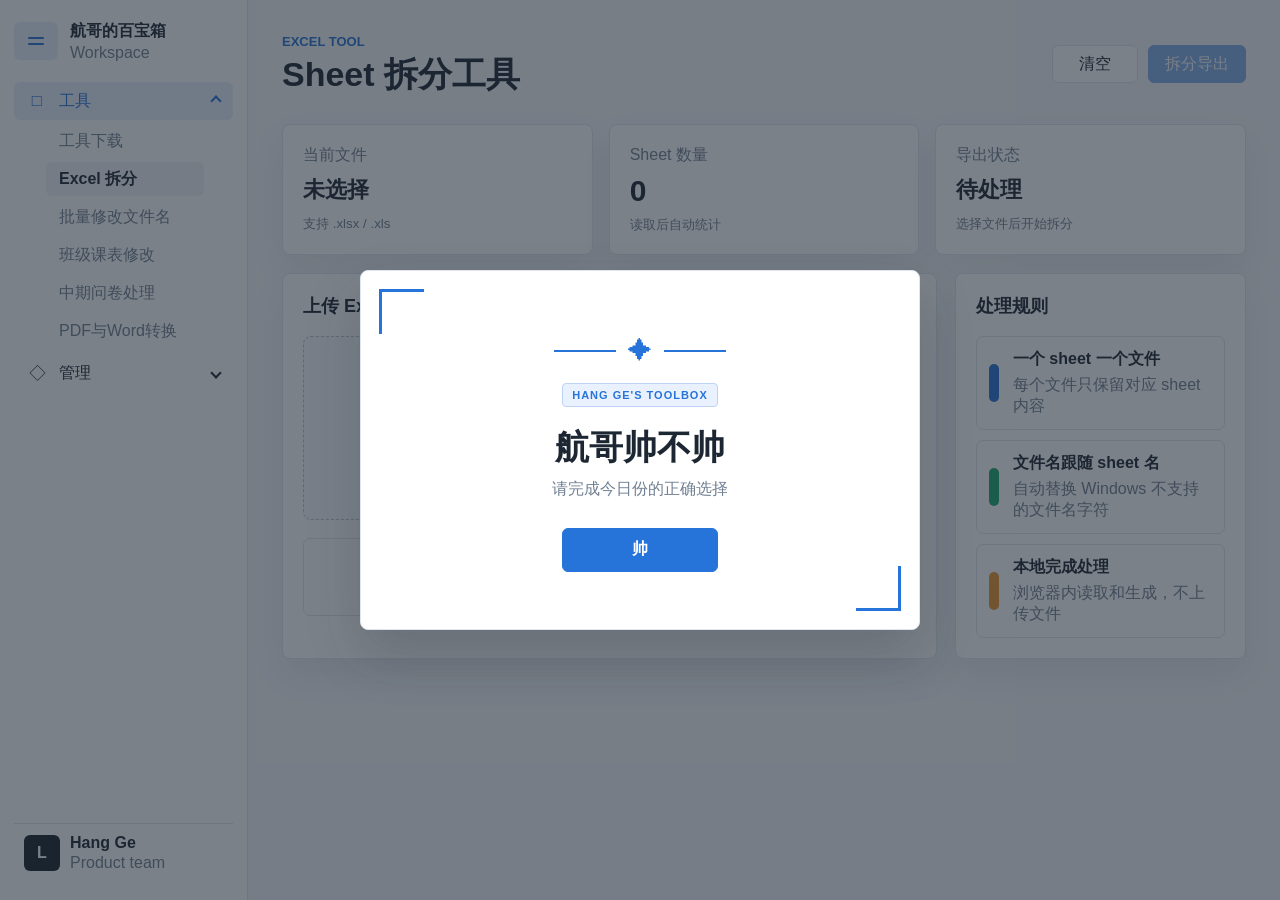
<file: index.html>
<!DOCTYPE html>
<html lang="zh-CN">
  <head>
    <meta charset="UTF-8" />
    <meta name="viewport" content="width=device-width, initial-scale=1.0" />
    <title>航哥的百宝箱</title>
    <link rel="stylesheet" crossorigin href="/assets/main-U2_Eaeyk.css">
  </head>
  <body>
    <div class="entry-gate" id="entryGate" role="dialog" aria-modal="true" aria-labelledby="entryGateTitle">
      <div class="entry-gate-dialog">
        <div class="entry-gate-decoration" aria-hidden="true">
          <span class="entry-line"></span>
          <span class="entry-star">✦</span>
          <span class="entry-line"></span>
        </div>
        <span class="entry-gate-badge">HANG GE'S TOOLBOX</span>
        <h2 id="entryGateTitle">航哥帅不帅</h2>
        <p>请完成今日份的正确选择</p>
        <button id="entryGateButton" class="primary" type="button" onclick="document.getElementById('entryGate').classList.add('unlocked')">帅</button>
      </div>
    </div>

    <aside class="tabs" data-collapsed="false">
      <div class="brand">
        <button class="collapse-button" type="button" aria-label="折叠页签" aria-expanded="true">
          <span class="collapse-icon" aria-hidden="true"></span>
        </button>
        <div class="brand-text">
          <strong>航哥的百宝箱</strong>
          <span>Workspace</span>
        </div>
      </div>

      <nav class="tab-list" aria-label="主导航">
        <section class="tab-group open">
          <button class="tab-item group-toggle" type="button" aria-expanded="true">
            <span class="tab-icon" aria-hidden="true">□</span>
            <span class="tab-label">工具</span>
            <span class="chevron" aria-hidden="true"></span>
          </button>
          <div class="sub-tabs">
            <button class="sub-tab" type="button" data-view="tool-download">工具下载</button>
            <button class="sub-tab active" type="button" data-view="excel-split">Excel 拆分</button>
            <button class="sub-tab" type="button" data-view="file-rename">批量修改文件名</button>
            <button class="sub-tab" type="button" data-view="schedule-modify">班级课表修改</button>
            <button class="sub-tab" type="button" data-view="midterm-survey">中期问卷处理</button>
            <button class="sub-tab" type="button" data-view="pdf-word-convert">PDF与Word转换</button>
          </div>
        </section>

        <section class="tab-group">
          <button class="tab-item group-toggle" type="button" aria-expanded="false">
            <span class="tab-icon" aria-hidden="true">◇</span>
            <span class="tab-label">管理</span>
            <span class="chevron" aria-hidden="true"></span>
          </button>
          <div class="sub-tabs">
            <button class="sub-tab" type="button" data-view="edu-manage">教务管理</button>
            <button class="sub-tab" type="button" data-view="exam-manage">考试管理</button>
            <button class="sub-tab" type="button" data-view="teacher-contacts">教师联系方式</button>
          </div>
        </section>
      </nav>

      <div class="account">
        <div class="avatar" aria-hidden="true">L</div>
        <div class="account-text">
          <strong>Hang Ge</strong>
          <span>Product team</span>
        </div>
      </div>
    </aside>

    <main class="page">
      <header class="topbar">
        <div>
          <p class="eyebrow" id="pageEyebrow">Excel Tool</p>
          <h1 id="pageTitle">Sheet 拆分工具</h1>
        </div>
        <div class="actions view-actions active" id="excelActions">
          <button id="clearButton" type="button">清空</button>
          <button id="splitButton" class="primary" type="button" disabled>拆分导出</button>
        </div>
        <div class="actions view-actions" id="renameActions">
          <button id="renameClearButton" type="button">清空</button>
          <button id="renameButton" class="primary" type="button" disabled>开始改名</button>
        </div>
        <div class="actions view-actions" id="scheduleActions">
          <button id="scheduleClearButton" type="button">清空</button>
          <button id="scheduleExportButton" class="primary" type="button" disabled>生成修改版</button>
        </div>
        <div class="actions view-actions" id="surveyActions">
          <button id="surveyClearButton" type="button">清空</button>
          <button id="surveyExportButton" class="primary" type="button" disabled>处理并导出</button>
        </div>
        <div class="actions view-actions" id="convertActions">
          <button id="convertClearButton" type="button">清空</button>
          <button id="convertButton" class="primary" type="button" disabled>开始转换</button>
        </div>
        <div class="actions view-actions" id="contactsActions">
          <button id="contactsClearButton" type="button">清空通讯录</button>
        </div>
        <div class="actions view-actions" id="autoSchedulerActions">
          <span class="download-platform">Windows 工具</span>
        </div>
      </header>

      <div id="autoSchedulerView" class="view">
        <section class="download-intro">
          <p class="eyebrow">DOWNLOAD CENTER</p>
          <h2>常用工具下载</h2>
          <p>选择需要的工具，验证下载密码后前往123云盘获取。</p>
        </section>
        <section class="download-grid" aria-label="工具下载列表">
          <article class="download-card">
            <div class="download-card-icon" aria-hidden="true">排</div>
            <div class="download-card-body">
              <div class="download-card-title"><h3>航哥排课神器</h3><span>Windows</span></div>
              <p>读取学校教师安排表，配置固定课与禁排规则，自动生成班级课表和教师课表。</p>
              <ul><li>自动排正课和晚辅</li><li>支持单双周与固定课程</li><li>支持 Excel 结果导出</li></ul>
            </div>
            <button id="schedulerDownloadButton" class="primary download-button" type="button">验证密码并前往下载</button>
            <a href="/scheduler-admin.html" class="scheduler-admin-link">生成排课配置</a>
          </article>
          <article class="download-card coming-soon-card">
            <div class="download-card-icon" aria-hidden="true">＋</div>
            <div class="download-card-body"><div class="download-card-title"><h3>更多工具</h3><span>即将上线</span></div><p>后续制作完成的桌面工具会继续加入这里。</p></div>
          </article>
        </section>

        <dialog id="downloadPasswordDialog" class="password-dialog">
          <form method="dialog" id="downloadPasswordForm">
            <button class="dialog-close" value="cancel" aria-label="关闭" type="submit">×</button>
            <span class="password-lock" aria-hidden="true">⌁</span>
            <h3>下载验证</h3>
            <p>请输入工具下载密码</p>
            <input id="downloadPasswordInput" type="password" autocomplete="current-password" placeholder="请输入密码" />
            <div id="downloadPasswordHint" class="password-hint" aria-live="polite"></div>
            <button id="downloadPasswordConfirm" class="primary" value="confirm" type="submit">确认并前往123云盘</button>
          </form>
        </dialog>
      </div>

      <div id="excelSplitView" class="view active">
        <section class="summary" aria-label="统计摘要">
          <article>
            <span>当前文件</span>
            <strong id="fileName">未选择</strong>
            <small>支持 .xlsx / .xls</small>
          </article>
          <article>
            <span>Sheet 数量</span>
            <strong id="sheetCount">0</strong>
            <small>读取后自动统计</small>
          </article>
          <article>
            <span>导出状态</span>
            <strong id="exportStatus">待处理</strong>
            <small id="statusHint">选择文件后开始拆分</small>
          </article>
        </section>

        <section class="workspace">
          <div class="panel">
            <div class="panel-head">
              <h2>上传 Excel</h2>
            </div>
            <label class="upload-box" for="excelInput">
              <input id="excelInput" type="file" accept=".xlsx,.xls" />
              <span class="upload-icon" aria-hidden="true">+</span>
              <strong>选择一个 Excel 文件</strong>
              <span>系统会按 sheet 名称生成对应的独立 Excel 文件</span>
            </label>

            <div class="sheet-list" id="sheetList" aria-live="polite">
              <div class="empty-state">还没有读取到 sheet</div>
            </div>
          </div>

          <div class="panel compact">
            <div class="panel-head">
              <h2>处理规则</h2>
            </div>
            <div class="rule-list">
              <div class="rule-item">
                <span class="status blue"></span>
                <div>
                  <strong>一个 sheet 一个文件</strong>
                  <span>每个文件只保留对应 sheet 内容</span>
                </div>
              </div>
              <div class="rule-item">
                <span class="status green"></span>
                <div>
                  <strong>文件名跟随 sheet 名</strong>
                  <span>自动替换 Windows 不支持的文件名字符</span>
                </div>
              </div>
              <div class="rule-item">
                <span class="status orange"></span>
                <div>
                  <strong>本地完成处理</strong>
                  <span>浏览器内读取和生成，不上传文件</span>
                </div>
              </div>
            </div>
          </div>
        </section>
      </div>

      <div id="fileRenameView" class="view">
        <section class="summary" aria-label="批量修改文件名摘要">
          <article>
            <span>目标文件夹</span>
            <strong id="folderName">未选择</strong>
            <small>需要浏览器授权访问</small>
          </article>
          <article>
            <span>映射数量</span>
            <strong id="renameRuleCount">0</strong>
            <small>读取 Excel 前两列</small>
          </article>
          <article>
            <span>处理状态</span>
            <strong id="renameStatus">待处理</strong>
            <small id="renameStatusHint">先选择文件夹和 Excel</small>
          </article>
        </section>

        <section class="workspace">
          <div class="panel">
            <div class="panel-head">
              <h2>选择文件夹和规则表</h2>
            </div>
            <div class="rename-controls">
              <button id="folderButton" class="picker-button" type="button">选择文件夹</button>
              <label class="picker-button" for="renameExcelInput">
                选择 Excel
                <input id="renameExcelInput" type="file" accept=".xlsx,.xls" />
              </label>
            </div>
            <label class="option-row">
              <input id="formatMatchInput" type="checkbox" />
              <span>格式匹配</span>
              <small>勾选后原文件名需要包含并匹配扩展名；不勾选时只匹配文件名，忽略扩展名</small>
            </label>

            <div class="rename-list" id="renameList" aria-live="polite">
              <div class="empty-state">还没有可执行的改名规则</div>
            </div>
          </div>

          <div class="panel compact">
            <div class="panel-head">
              <h2>匹配规则</h2>
            </div>
            <div class="rule-list">
              <div class="rule-item">
                <span class="status blue"></span>
                <div>
                  <strong>第一列是原文件名</strong>
                  <span>必须和文件夹里的文件名完全一致</span>
                </div>
              </div>
              <div class="rule-item">
                <span class="status green"></span>
                <div>
                  <strong>第二列是新文件名</strong>
                  <span>如果不写扩展名，会沿用原文件扩展名</span>
                </div>
              </div>
              <div class="rule-item">
                <span class="status orange"></span>
                <div>
                  <strong>自动跳过风险项</strong>
                  <span>重名、非法文件名、找不到原文件都会跳过</span>
                </div>
              </div>
            </div>
          </div>
        </section>
      </div>

      <div id="scheduleModifyView" class="view">
        <section class="summary" aria-label="班级课表修改摘要">
          <article>
            <span>当前文件</span>
            <strong id="scheduleFileName">未选择</strong>
            <small>输入原始课程表 .xlsx</small>
          </article>
          <article>
            <span>班级数量</span>
            <strong id="scheduleClassCount">0</strong>
            <small>自动排除空 sheet</small>
          </article>
          <article>
            <span>处理状态</span>
            <strong id="scheduleStatus">待处理</strong>
            <small id="scheduleStatusHint">上传课程表后生成</small>
          </article>
        </section>

        <section class="workspace">
          <div class="panel">
            <div class="panel-head">
              <h2>上传课程表</h2>
            </div>
            <label class="upload-box" for="scheduleInput">
              <input id="scheduleInput" type="file" accept=".xlsx,.xls" />
              <span class="upload-icon" aria-hidden="true">+</span>
              <strong>选择课程表 Excel</strong>
              <span>按模板输出为课程表修改版.xlsx</span>
            </label>

            <div class="form-grid">
              <label>
                <span>标题行</span>
                <input id="scheduleTitleInput" type="text" value="高2025级2025年秋季班级课表11.21" />
              </label>
            </div>

            <div class="teacher-section">
              <div class="teacher-section-head">
                <strong>班主任信息</strong>
                <small>上传课表后按班级填写；姓名和电话都留空时不会显示班主任信息</small>
              </div>
              <div class="teacher-list" id="teacherList">
                <div class="empty-state">上传课程表后显示班级列表</div>
              </div>
            </div>

            <label class="option-row">
              <input id="customFooterInput" type="checkbox" />
              <span>自定义最后一行</span>
              <small>不勾选时使用默认三条备注；勾选后可以单独修改任意一条，系统自动添加序号并对齐</small>
            </label>
            <div class="footer-input-list">
              <label>
                <span>备注 1</span>
                <input class="footer-line-input" type="text" disabled />
              </label>
              <label>
                <span>备注 2</span>
                <input class="footer-line-input" type="text" disabled />
              </label>
              <label>
                <span>备注 3</span>
                <input class="footer-line-input" type="text" disabled />
              </label>
            </div>
          </div>

          <div class="panel compact">
            <div class="panel-head">
              <h2>输出规则</h2>
            </div>
            <div class="rule-list">
              <div class="rule-item">
                <span class="status blue"></span>
                <div>
                  <strong>每个班级一个 sheet</strong>
                  <span>按输入文件的班级 sheet 生成</span>
                </div>
              </div>
              <div class="rule-item">
                <span class="status green"></span>
                <div>
                  <strong>保持 xlsx 输出</strong>
                  <span>生成文件名为课程表修改版.xlsx</span>
                </div>
              </div>
              <div class="rule-item">
                <span class="status orange"></span>
                <div>
                  <strong>左右两栏模板</strong>
                  <span>左侧保留周一至周日，右侧保留周一至周五</span>
                </div>
              </div>
            </div>
          </div>
        </section>
      </div>

      <div id="surveyView" class="view">
        <section class="summary" aria-label="中期问卷处理摘要">
          <article>
            <span>问卷数据</span>
            <strong id="surveySourceName">未选择</strong>
            <small>问卷星导出的 Excel</small>
          </article>
          <article>
            <span>教师任课表</span>
            <strong id="surveyTeacherName">未选择</strong>
            <small>用于关联班级、学科和教师</small>
          </article>
          <article>
            <span>处理状态</span>
            <strong id="surveyStatus">待处理</strong>
            <small id="surveyStatusHint">请选择问卷数据和教师任课表</small>
          </article>
        </section>

        <section class="workspace">
          <div class="panel">
            <div class="panel-head">
              <h2>上传问卷文件</h2>
            </div>
            <div class="survey-upload-grid">
              <label class="upload-box compact-upload" for="surveySourceInput">
                <input id="surveySourceInput" type="file" accept=".xlsx,.xls" />
                <span class="upload-icon" aria-hidden="true">+</span>
                <strong>选择问卷数据</strong>
                <span>上传问卷星下载的原始数据</span>
              </label>
              <label class="upload-box compact-upload" for="surveyTeacherInput">
                <input id="surveyTeacherInput" type="file" accept=".xlsx,.xls" />
                <span class="upload-icon" aria-hidden="true">+</span>
                <strong>选择教师任课表</strong>
                <span>上传教师安排表</span>
              </label>
            </div>

            <details class="survey-config">
              <summary>扩展配置</summary>
              <div class="survey-config-grid">
                <label>
                  <span>自定义模板（可选）</span>
                  <input id="surveyTemplateInput" type="file" accept=".xlsx" />
                  <small>不上传时使用网站内置模板</small>
                </label>
                <label>
                  <span>第一题、第五题权重</span>
                  <input id="surveyEdgeWeightsInput" type="text" value="10,8,6,2" />
                </label>
                <label>
                  <span>第二题至第四题权重</span>
                  <input id="surveyMiddleWeightsInput" type="text" value="10,8,4,2" />
                </label>
              </div>
              <label class="config-textarea-label">
                <span>年级配置（JSON）</span>
                <textarea id="surveyGradeConfigInput" class="config-textarea"></textarea>
              </label>
              <label class="config-textarea-label">
                <span>学科列配置（JSON）</span>
                <textarea id="surveySubjectConfigInput" class="config-textarea tall"></textarea>
              </label>
            </details>
          </div>

          <div class="panel compact">
            <div class="panel-head">
              <h2>输出内容</h2>
            </div>
            <div class="rule-list">
              <div class="rule-item">
                <span class="status blue"></span>
                <div>
                  <strong>按年级生成文件</strong>
                  <span>每个班级生成一个 sheet</span>
                </div>
              </div>
              <div class="rule-item">
                <span class="status green"></span>
                <div>
                  <strong>保留统计模板</strong>
                  <span>自动写入满意度比例、加权得分和意见</span>
                </div>
              </div>
              <div class="rule-item">
                <span class="status orange"></span>
                <div>
                  <strong>附带教师汇总</strong>
                  <span>ZIP 中包含各年级文件和汇总.xlsx</span>
                </div>
              </div>
            </div>
          </div>
        </section>
      </div>

      <div id="convertView" class="view">
        <section class="summary" aria-label="PDF与Word转换摘要">
          <article>
            <span>当前文件</span>
            <strong id="convertFileName">未选择</strong>
            <small>支持 .docx / .pdf</small>
          </article>
          <article>
            <span>转换模式</span>
            <strong id="convertModeLabel">Word 转 PDF</strong>
            <small>在浏览器内本地处理</small>
          </article>
          <article>
            <span>处理状态</span>
            <strong id="convertStatus">待处理</strong>
            <small id="convertStatusHint">请选择转换模式和文件</small>
          </article>
        </section>

        <section class="workspace">
          <div class="panel">
            <div class="panel-head">
              <h2>选择文件和转换方向</h2>
            </div>
            <div class="convert-mode-group" role="group" aria-label="转换模式">
              <label class="convert-mode active">
                <input type="radio" name="convertMode" value="word-to-pdf" checked />
                <strong>Word 转 PDF</strong>
                <span>读取 .docx 文字并打开打印页面，可保存为 PDF</span>
              </label>
              <label class="convert-mode">
                <input type="radio" name="convertMode" value="pdf-to-word" />
                <strong>PDF 转 Word</strong>
                <span>保格式转换需要后端服务或专用解析库</span>
              </label>
            </div>

            <label class="upload-box" for="convertInput">
              <input id="convertInput" type="file" accept=".docx,.pdf" />
              <span class="upload-icon" aria-hidden="true">+</span>
              <strong>选择 PDF 或 Word 文件</strong>
              <span>文件只在本地浏览器中读取，不上传服务器</span>
            </label>
          </div>

          <div class="panel compact">
            <div class="panel-head">
              <h2>转换说明</h2>
            </div>
            <div class="rule-list">
              <div class="rule-item">
                <span class="status blue"></span>
                <div>
                  <strong>Word 转 PDF</strong>
                  <span>会打开一个排版页面，使用浏览器打印保存为 PDF</span>
                </div>
              </div>
              <div class="rule-item">
                <span class="status orange"></span>
                <div>
                  <strong>PDF 转 Word</strong>
                  <span>纯静态网页无法可靠保留 PDF 版式，后续可接入后端转换服务</span>
                </div>
              </div>
              <div class="rule-item">
                <span class="status green"></span>
                <div>
                  <strong>本地处理</strong>
                  <span>当前实现不会把文件传到外部服务器</span>
                </div>
              </div>
            </div>
          </div>
        </section>
      </div>

      <div id="teacherContactsView" class="view">
        <section class="summary" aria-label="教师联系方式摘要">
          <article>
            <span>当前通讯录</span>
            <strong id="contactsFileName">未选择</strong>
            <small>下次打开会自动沿用已保存数据</small>
          </article>
          <article>
            <span>教师数量</span>
            <strong id="contactsCount">0</strong>
            <small>按姓名匹配电话</small>
          </article>
          <article>
            <span>处理状态</span>
            <strong id="contactsStatus">待导入</strong>
            <small id="contactsStatusHint">请选择教师联系方式 Excel</small>
          </article>
        </section>

        <section class="workspace">
          <div class="panel">
            <div class="panel-head">
              <h2>导入教师联系方式</h2>
            </div>
            <label class="upload-box" for="contactsInput">
              <input id="contactsInput" type="file" accept=".xlsx,.xls" />
              <span class="upload-icon" aria-hidden="true">+</span>
              <strong>选择教师联系方式 Excel</strong>
              <span>列顺序：姓名、性别、身份证号、出生日期、年龄、电话、学科</span>
            </label>
            <div class="contacts-list" id="contactsList" aria-live="polite">
              <div class="empty-state">还没有导入教师联系方式</div>
            </div>
          </div>

          <div class="panel compact">
            <div class="panel-head">
              <h2>使用规则</h2>
            </div>
            <div class="rule-list">
              <div class="rule-item">
                <span class="status blue"></span>
                <div>
                  <strong>本地保存</strong>
                  <span>通讯录数据保存在当前浏览器，下次打开自动加载</span>
                </div>
              </div>
              <div class="rule-item">
                <span class="status green"></span>
                <div>
                  <strong>自动补电话</strong>
                  <span>班级课表修改中输入班主任姓名后自动带出联系电话</span>
                </div>
              </div>
              <div class="rule-item">
                <span class="status orange"></span>
                <div>
                  <strong>不上传服务器</strong>
                  <span>文件只在本地浏览器读取和保存</span>
                </div>
              </div>
            </div>
          </div>
        </section>
      </div>

      <section id="placeholderView" class="view placeholder-view" aria-live="polite">
        <div class="placeholder-panel">
          <span class="placeholder-icon" aria-hidden="true">·</span>
          <h2 id="placeholderTitle">暂未实现</h2>
          <p id="placeholderText">这个功能还在排队中。</p>
        </div>
      </section>
    </main>

    <script src="/vendor/xlsx.full.min.js"></script>
    <script src="/vendor/exceljs.min.js"></script>
    <script src="/vendor/jszip.min.js"></script>
    <script src="/templates/schedule-template-data.js"></script>
    <script src="/templates/schedule-template-xlsx-data.js"></script>
    <script src="/templates/survey-template-data.js"></script>
    <script src="/script.js"></script>
  </body>
</html>
</file>
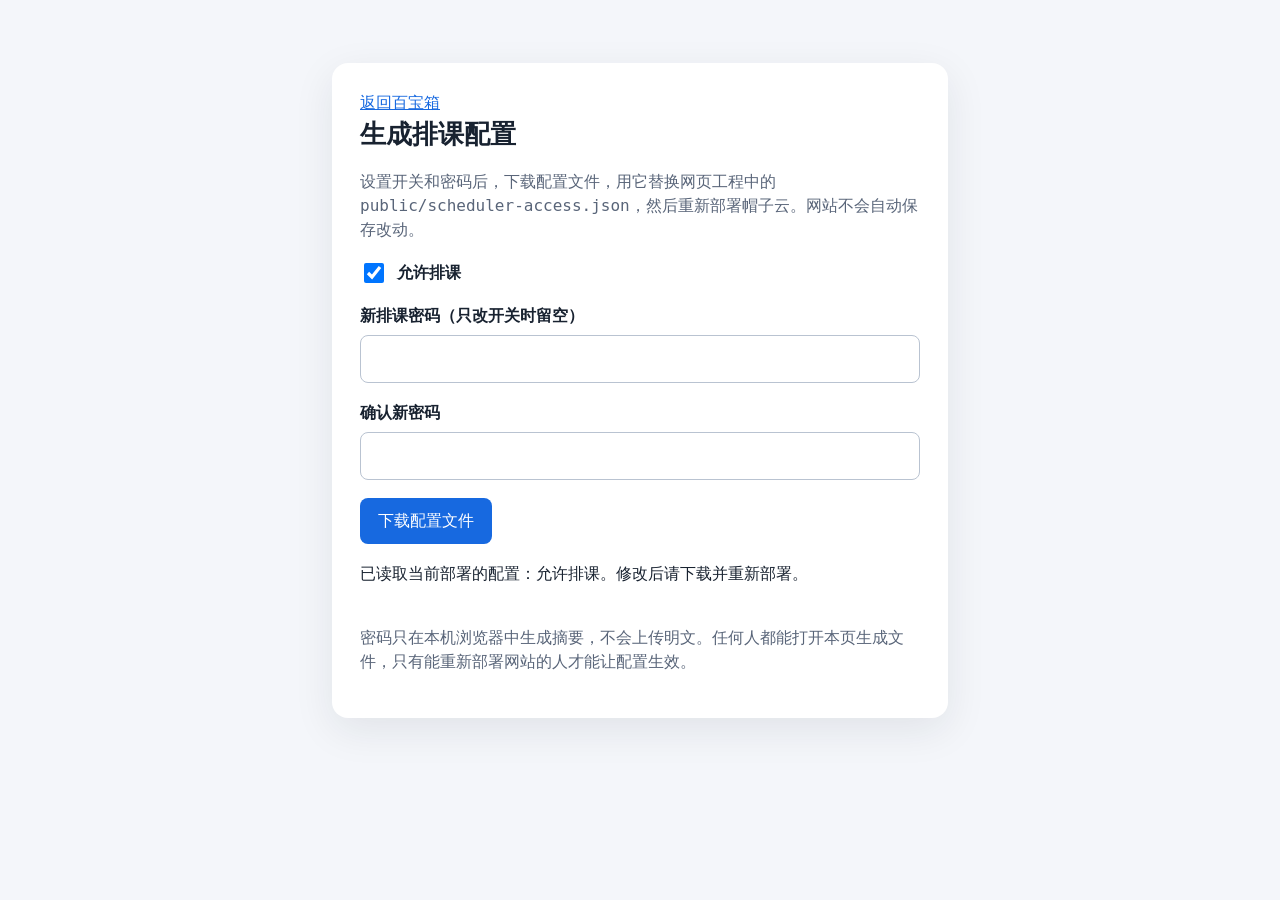
<file: scheduler-admin.html>
<!DOCTYPE html>
<html lang="zh-CN">
  <head>
    <meta charset="UTF-8" />
    <meta name="viewport" content="width=device-width, initial-scale=1.0" />
    <title>生成排课配置</title>
    <style>
      body { margin: 0; background: #f4f6fa; color: #182230; font: 16px/1.5 "Microsoft YaHei", sans-serif; }
      main { max-width: 560px; margin: 7vh auto; padding: 28px; background: white; border-radius: 16px; box-shadow: 0 12px 40px #18223016; }
      h1 { margin: 0 0 8px; font-size: 26px; }
      p { color: #596579; }
      label { display: block; margin: 18px 0; font-weight: 600; }
      input[type="password"] { display: block; width: 100%; box-sizing: border-box; margin-top: 7px; padding: 11px; border: 1px solid #b9c3d1; border-radius: 8px; font: inherit; }
      .switch { display: flex; gap: 10px; align-items: center; }
      .switch input { width: 20px; height: 20px; }
      button { padding: 11px 18px; border: 0; border-radius: 8px; background: #1769e0; color: white; font: inherit; cursor: pointer; }
      #status { min-height: 48px; margin-top: 18px; white-space: pre-wrap; }
      a { color: #1769e0; }
    </style>
  </head>
  <body>
    <main>
      <a href="/">返回百宝箱</a>
      <h1>生成排课配置</h1>
      <p>设置开关和密码后，下载配置文件，用它替换网页工程中的 <code>public/scheduler-access.json</code>，然后重新部署帽子云。网站不会自动保存改动。</p>
      <form id="adminForm">
        <label class="switch"><input id="enabled" type="checkbox" />允许排课</label>
        <label>新排课密码（只改开关时留空）<input id="newPassword" type="password" autocomplete="new-password" /></label>
        <label>确认新密码<input id="confirmPassword" type="password" autocomplete="new-password" /></label>
        <button type="submit">下载配置文件</button>
      </form>
      <div id="status" role="status" aria-live="polite"></div>
      <a id="downloadLink" download="scheduler-access.json" hidden>点击下载 scheduler-access.json</a>
      <noscript>请启用浏览器 JavaScript 后生成配置。</noscript>
      <p>密码只在本机浏览器中生成摘要，不会上传明文。任何人都能打开本页生成文件，只有能重新部署网站的人才能让配置生效。</p>
    </main>
    <script defer src="./scheduler-admin.js"></script>
  </body>
</html>
</file>
<file: assets/main-U2_Eaeyk.css>
:root{--lightningcss-light:initial;--lightningcss-dark: ;color-scheme:light;--bg:#f5f7fb;--surface:#fff;--line:#dfe5ee;--text:#1d2733;--muted:#718093;--accent:#2674d9;--accent-soft:#e9f1ff;--green:#19a974;--orange:#e9952f;--shadow:0 16px 34px #1d273314;font-family:Inter,Segoe UI,Microsoft YaHei,sans-serif}*{box-sizing:border-box}body{background:var(--bg);min-height:100vh;color:var(--text);margin:0;display:flex}button{border:1px solid var(--line);background:var(--surface);height:38px;color:var(--text);font:inherit;cursor:pointer;border-radius:6px;transition:background .16s,border-color .16s,color .16s}button:hover{background:#f8fafc;border-color:#b9c5d6}.entry-gate{z-index:1000;background:#1d273394;place-items:center;padding:24px;display:grid;position:fixed;inset:0}.entry-gate.unlocked{display:none}.entry-gate-dialog{border:1px solid var(--line);background:var(--surface);text-align:center;border-radius:8px;align-content:center;place-items:center;width:min(560px,100%);min-height:360px;padding:54px 48px 46px;display:grid;position:relative;box-shadow:0 24px 54px #1d273333}.entry-gate-dialog:before,.entry-gate-dialog:after{border-color:var(--accent);content:"";width:42px;height:42px;position:absolute}.entry-gate-dialog:before{border-top:3px solid var(--accent);border-left:3px solid var(--accent);top:18px;left:18px}.entry-gate-dialog:after{border-right:3px solid var(--accent);border-bottom:3px solid var(--accent);bottom:18px;right:18px}.entry-gate-decoration{color:var(--accent);align-items:center;gap:12px;margin-bottom:18px;display:flex}.entry-line{background:var(--accent);width:62px;height:2px}.entry-star{font-size:24px}.entry-gate-badge{background:var(--accent-soft);color:var(--accent);letter-spacing:1px;border:1px solid #bcd3f5;border-radius:4px;padding:5px 9px;font-size:11px;font-weight:800}.entry-gate-dialog h2{letter-spacing:0;margin:18px 0 8px;font-size:34px}.entry-gate-dialog p{color:var(--muted);margin:0 0 28px}.entry-gate-dialog button{border-color:var(--accent);background:var(--accent);color:#fff;min-width:156px;height:44px;font-weight:800}.entry-gate-dialog button:hover{background:#1f63ba;border-color:#1f63ba}.tabs{border-right:1px solid var(--line);background:var(--surface);flex-direction:column;gap:18px;width:248px;min-height:100vh;padding:18px 14px;transition:width .22s;display:flex}.tabs[data-collapsed=true]{width:76px}.brand,.account,.tab-item{align-items:center;display:flex}.brand{gap:12px;min-height:46px}.collapse-button{background:var(--accent-soft);border-color:#0000;flex:0 0 44px;place-items:center;width:44px;display:grid}.collapse-icon{width:16px;height:12px;position:relative}.collapse-icon:before,.collapse-icon:after{content:"";background:var(--accent);border-radius:2px;width:16px;height:2px;position:absolute;left:0}.collapse-icon:before{top:2px}.collapse-icon:after{bottom:2px}.brand-text,.account-text,.tab-label,.tab-badge,.chevron,.sub-tabs{white-space:nowrap;opacity:1;transition:opacity .14s,max-width .22s;overflow:hidden}.brand-text,.account-text{gap:2px;max-width:160px;display:grid}.brand-text span,.account-text span,.summary small,.task-row span,.compact p{color:var(--muted)}.tab-list{gap:6px;display:grid}.tab-group{gap:4px;display:grid}.tab-item{text-align:left;background:0 0;border-color:#0000;justify-content:flex-start;gap:12px;width:100%;padding:0 12px}.tab-group.open>.tab-item{background:var(--accent-soft);color:var(--accent)}.tab-icon{text-align:center;flex:0 0 20px;width:20px;font-size:17px}.tab-label{flex:1}.tab-badge{min-width:28px;height:22px;color:var(--muted);background:#eef2f7;border-radius:999px;place-items:center;padding:0 8px;font-size:12px;display:inline-grid}.chevron{border-bottom:2px solid;border-right:2px solid;flex:0 0 8px;width:8px;height:8px;transition:transform .16s,opacity .14s;transform:rotate(45deg)}.tab-group.open .chevron{transform:rotate(225deg)}.sub-tabs{max-width:190px;padding-left:32px;display:none}.tab-group.open .sub-tabs{gap:4px;display:grid}.sub-tab{text-align:left;width:100%;height:34px;color:var(--muted);background:0 0;border-color:#0000;justify-content:flex-start;padding:0 12px}.sub-tab.active{color:var(--text);background:#f1f5fa;font-weight:700}.account{border-top:1px solid var(--line);gap:10px;margin-top:auto;padding:10px}.avatar{color:#fff;background:#19212b;border-radius:6px;flex:0 0 36px;place-items:center;width:36px;height:36px;font-weight:700;display:grid}.tabs[data-collapsed=true] .brand-text,.tabs[data-collapsed=true] .account-text,.tabs[data-collapsed=true] .tab-label,.tabs[data-collapsed=true] .tab-badge,.tabs[data-collapsed=true] .chevron,.tabs[data-collapsed=true] .sub-tabs{opacity:0;max-width:0}.tabs[data-collapsed=true] .tab-item,.tabs[data-collapsed=true] .account{justify-content:center;padding-left:0;padding-right:0}.tabs[data-collapsed=true] .brand{justify-content:center}.tabs[data-collapsed=true] .sub-tabs{display:none}.page{flex:1;min-width:0;padding:34px}.topbar{justify-content:space-between;align-items:center;gap:20px;display:flex}.eyebrow{color:var(--accent);text-transform:uppercase;margin:0 0 6px;font-size:13px;font-weight:700}h1,h2,p{margin:0}h1{font-size:34px;line-height:1.15}h2{font-size:18px}.actions{gap:10px;display:flex}.view-actions{display:none}.view-actions.active{display:flex}.actions button{min-width:86px;padding:0 16px}.actions .primary{border-color:var(--accent);background:var(--accent);color:#fff}button:disabled{cursor:not-allowed;opacity:.55}.view{display:none}.view.active{display:block}.summary{grid-template-columns:repeat(3,minmax(0,1fr));gap:16px;margin-top:30px;display:grid}.summary article,.panel{border:1px solid var(--line);background:var(--surface);box-shadow:var(--shadow);border-radius:8px}.summary article{gap:8px;padding:20px;display:grid}.summary span{color:var(--muted)}.summary strong{font-size:30px}.workspace{grid-template-columns:minmax(0,1.8fr) minmax(260px,.8fr);gap:18px;margin-top:18px;display:grid}.panel{padding:20px}.panel-head{justify-content:space-between;align-items:center;gap:12px;margin-bottom:18px;display:flex}.panel-head button{padding:0 14px}.task-list,.sheet-list,.rename-list,.rule-list{gap:10px;display:grid}.task-row,.sheet-row,.rename-row,.rule-item{border:1px solid var(--line);border-radius:7px;grid-template-columns:10px minmax(0,1fr) auto;align-items:center;gap:14px;min-height:66px;padding:12px;display:grid}.task-row div,.sheet-row div,.rename-row div,.rule-item div{gap:5px;min-width:0;display:grid}.task-row button,.sheet-row button{padding:0 14px}.rule-item{grid-template-columns:10px minmax(0,1fr)}.sheet-row span,.rename-row span,.rule-item span{color:var(--muted)}.sheet-row code,.rename-row code{color:var(--muted);background:#eef2f7;border-radius:999px;justify-self:end;padding:6px 10px;font-family:inherit;font-size:12px}.rename-row.success code{color:var(--green);background:#e9f8f2}.rename-row.warning code{color:#a86413;background:#fff4e5}.rename-controls{grid-template-columns:repeat(2,minmax(0,1fr));gap:12px;margin-bottom:18px;display:grid}.picker-button{min-height:96px;color:var(--text);font:inherit;text-align:center;cursor:pointer;background:#f9fbfe;border:1px dashed #b9c5d6;border-radius:8px;place-items:center;transition:border-color .16s,background .16s;display:grid}.picker-button:hover{border-color:var(--accent);background:#f4f8ff}.picker-button input{opacity:0;pointer-events:none;width:1px;height:1px;position:absolute}.option-row{border:1px solid var(--line);cursor:pointer;background:#f9fbfe;border-radius:7px;grid-template-columns:18px auto minmax(0,1fr);align-items:center;gap:10px;margin-bottom:18px;padding:12px 14px;display:grid}.option-row input{width:16px;height:16px;accent-color:var(--accent);margin:0}.option-row span{font-weight:700}.option-row small{min-width:0;color:var(--muted);overflow-wrap:anywhere}.upload-box{text-align:center;cursor:pointer;background:#f9fbfe;border:1px dashed #b9c5d6;border-radius:8px;place-items:center;gap:10px;min-height:184px;margin-bottom:18px;padding:26px;transition:border-color .16s,background .16s;display:grid}.upload-box:hover{border-color:var(--accent);background:#f4f8ff}.upload-box input{opacity:0;pointer-events:none;width:1px;height:1px;position:absolute}.upload-box>span:not(.upload-icon){color:var(--muted)}.upload-icon{background:var(--accent-soft);width:46px;height:46px;color:var(--accent);border-radius:6px;place-items:center;font-size:28px;line-height:1;display:grid}.empty-state{border:1px solid var(--line);min-height:78px;color:var(--muted);border-radius:7px;place-items:center;display:grid}.status{border-radius:999px;width:10px;height:38px}.status.blue{background:var(--accent)}.status.green{background:var(--green)}.status.orange{background:var(--orange)}.compact{flex-direction:column;display:flex}.meter{background:#edf1f6;border-radius:999px;height:12px;overflow:hidden}.meter span{width:var(--value);border-radius:inherit;background:var(--green);height:100%;display:block}.score{margin-top:28px;font-size:42px}.compact p{margin-top:8px;line-height:1.6}.summary #fileName,.summary #exportStatus,.summary #folderName,.summary #renameStatus,.summary #scheduleFileName,.summary #scheduleStatus{overflow-wrap:anywhere;min-width:0;font-size:22px}.form-grid{grid-template-columns:repeat(2,minmax(0,1fr));gap:12px;margin-bottom:18px;display:grid}.form-grid label{gap:8px;display:grid}.form-grid span{font-weight:700}.form-grid input,.footer-line-input{border:1px solid var(--line);width:100%;color:var(--text);font:inherit;background:#fff;border-radius:7px}.form-grid input{height:42px;padding:0 12px}.form-grid small{color:var(--muted)}.teacher-section{margin-bottom:18px}.teacher-section-head{align-items:baseline;gap:10px;margin-bottom:10px;display:flex}.teacher-section-head small{color:var(--muted)}.teacher-list{gap:8px;display:grid}.teacher-row{grid-template-columns:minmax(88px,.7fr) minmax(140px,1fr) minmax(160px,1fr);align-items:center;gap:10px;display:grid}.teacher-row strong{overflow-wrap:anywhere}.teacher-row input{border:1px solid var(--line);width:100%;height:42px;color:var(--text);font:inherit;background:#fff;border-radius:7px;padding:0 12px}.footer-input-list{gap:10px;display:grid}.footer-input-list label{grid-template-columns:64px minmax(0,1fr);align-items:center;gap:10px;display:grid}.footer-input-list span{color:var(--muted);font-size:13px;font-weight:700}.footer-line-input{height:42px;padding:0 12px}.footer-line-input:disabled{color:var(--muted);background:#f4f7fb}.survey-upload-grid,.survey-config-grid{grid-template-columns:repeat(2,minmax(0,1fr));gap:12px;display:grid}.compact-upload{min-height:154px}.survey-config{border-top:1px solid var(--line);margin-top:18px;padding-top:14px}.survey-config summary{cursor:pointer;font-weight:700}.survey-config-grid{margin-top:14px}.survey-config-grid label,.config-textarea-label{gap:8px;display:grid}.survey-config-grid span,.config-textarea-label span{font-weight:700}.survey-config-grid input,.config-textarea{border:1px solid var(--line);width:100%;color:var(--text);font:inherit;background:#fff;border-radius:7px;padding:0 12px}.survey-config-grid input{height:42px}.survey-config-grid small{color:var(--muted)}.config-textarea-label{margin-top:12px}.config-textarea{resize:vertical;min-height:146px;padding:10px 12px;font-family:Consolas,monospace;font-size:12px;line-height:1.45}.config-textarea.tall{min-height:248px}.convert-mode-group{grid-template-columns:repeat(2,minmax(0,1fr));gap:12px;margin-bottom:16px;display:grid}.convert-mode{border:1px solid var(--line);cursor:pointer;background:#fff;border-radius:8px;grid-template-columns:18px 1fr;gap:6px 10px;padding:14px;display:grid}.convert-mode.active{border-color:var(--accent);background:var(--accent-soft)}.convert-mode input{grid-row:span 2;margin-top:2px}.convert-mode strong{font-size:15px}.convert-mode span{color:var(--muted);font-size:13px;line-height:1.45}.contacts-list{gap:8px;display:grid}.contact-row{border:1px solid var(--line);background:#fff;border-radius:8px;grid-template-columns:minmax(100px,.8fr) minmax(130px,1fr) minmax(90px,.8fr);align-items:center;gap:10px;padding:10px 12px;display:grid}.contact-row strong,.contact-row span{overflow-wrap:anywhere}.contact-row span{color:var(--muted)}.placeholder-view{margin-top:30px}.download-platform{color:var(--muted);font-weight:700}.download-intro{margin:18px 0 22px}.download-intro h2{margin:4px 0 8px;font-size:28px}.download-intro>p:last-child{color:var(--muted)}.download-grid{grid-template-columns:repeat(auto-fit,minmax(280px,360px));gap:18px;display:grid}.download-card{border:1px solid var(--line);background:var(--surface);min-height:340px;box-shadow:var(--shadow);border-radius:14px;flex-direction:column;gap:18px;padding:24px;display:flex}.download-card-icon{color:#fff;background:linear-gradient(145deg,#1769e0,#124b9f);border-radius:14px;place-items:center;width:58px;height:58px;font-size:25px;font-weight:800;display:grid}.download-card-title{justify-content:space-between;align-items:center;gap:12px;display:flex}.download-card-title h3{font-size:20px}.download-card-title span{background:var(--accent-soft);color:var(--accent);border-radius:999px;padding:4px 8px;font-size:12px;font-weight:700}.download-card-body p,.download-card-body li{color:var(--muted);line-height:1.65}.download-card-body p{margin-top:12px}.download-card-body ul{margin:14px 0 0;padding-left:19px}.download-button{width:100%;margin-top:auto}.scheduler-admin-link{color:var(--accent);align-self:center;font-size:13px;text-decoration:none}.scheduler-admin-link:hover{text-decoration:underline}.coming-soon-card{box-shadow:none;border-style:dashed}.coming-soon-card .download-card-icon{color:#8491a3;background:#e8edf3}.password-dialog{border:0;border-radius:16px;width:min(410px,100vw - 32px);padding:0;box-shadow:0 24px 80px #18223047}.password-dialog::backdrop{-webkit-backdrop-filter:blur(3px);backdrop-filter:blur(3px);background:#131d2b8c}.password-dialog form{text-align:center;gap:12px;padding:30px;display:grid;position:relative}.dialog-close{border:0;width:34px;height:34px;font-size:22px;position:absolute;top:12px;right:12px}.password-lock{background:var(--accent-soft);width:52px;height:52px;color:var(--accent);border-radius:50%;place-items:center;margin:0 auto 4px;font-size:28px;display:grid}.password-dialog input{border:1px solid var(--line);width:100%;height:44px;font:inherit;border-radius:8px;margin-top:6px;padding:0 12px}.password-hint{color:#b33a3a;min-height:20px;font-size:13px}.placeholder-panel{border:1px solid var(--line);background:var(--surface);min-height:360px;box-shadow:var(--shadow);text-align:center;border-radius:8px;align-content:center;place-items:center;gap:12px;display:grid}.placeholder-icon{background:var(--accent-soft);width:48px;height:48px;color:var(--accent);border-radius:6px;place-items:center;font-size:44px;line-height:1;display:grid}.placeholder-panel p{color:var(--muted)}@media (width<=820px){body{display:block}.tabs,.tabs[data-collapsed=true]{flex-direction:row;align-items:center;width:100%;min-height:auto;padding:12px;overflow-x:auto}.brand-text,.account,.tabs[data-collapsed=true] .account{display:none}.tab-list{grid-auto-columns:max-content;grid-auto-flow:column;display:grid}.tab-item{width:auto;min-width:46px}.tab-group{grid-auto-flow:column;align-items:center}.tab-group.open .sub-tabs{grid-auto-flow:column;padding-left:0}.page{padding:22px}.topbar,.workspace{grid-template-columns:1fr}.topbar{display:grid}.summary,.rename-controls,.form-grid,.teacher-row,.survey-upload-grid,.survey-config-grid,.convert-mode-group,.contact-row{grid-template-columns:1fr}.option-row{grid-template-columns:18px 1fr}.option-row small{grid-column:2}}
</file>
